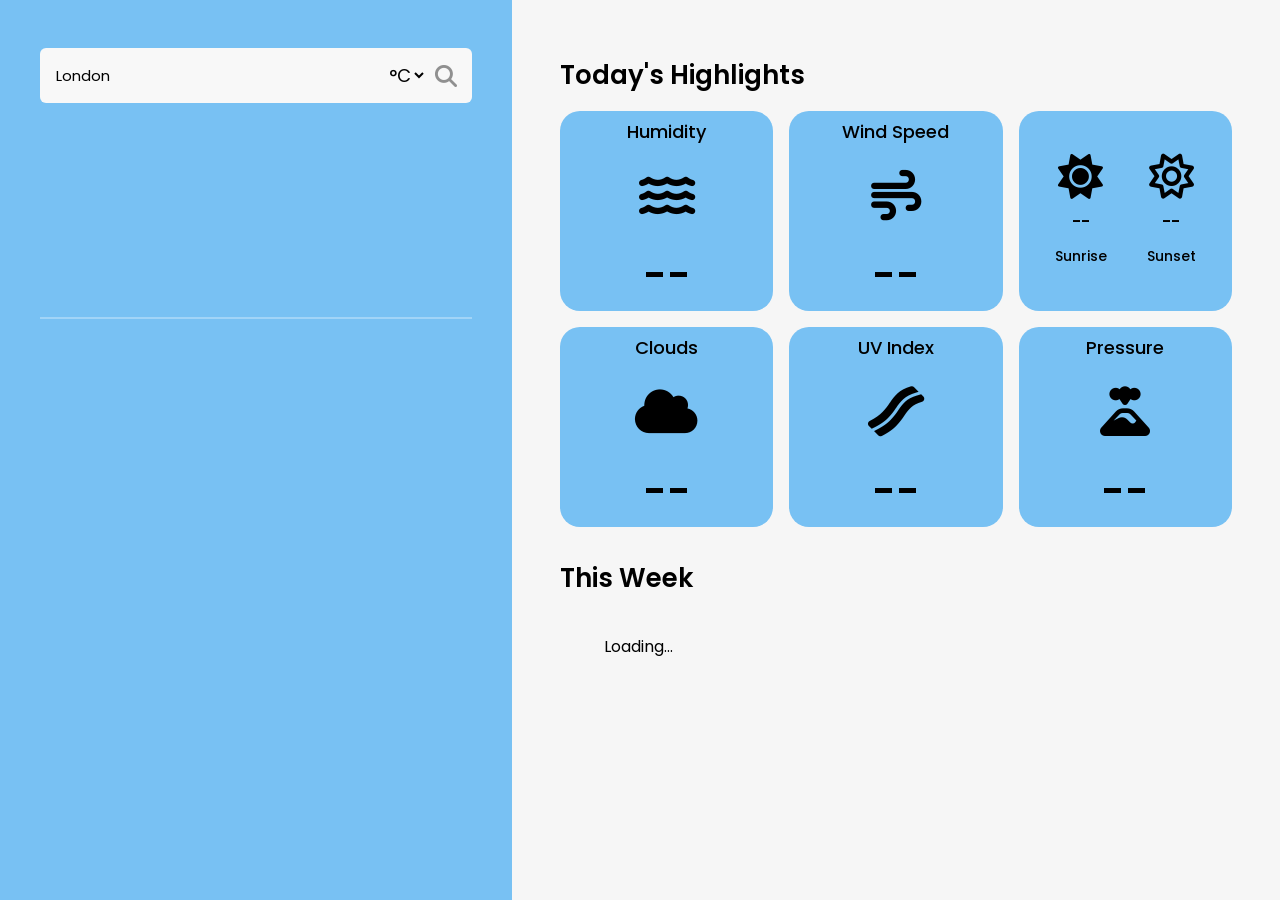
<file: Weather Dashboard/index.html>
<!DOCTYPE html>
<html lang="en">
<head>
    <meta charset="UTF-8" />
    <meta name="viewport" content="width=device-width, initial-scale=1.0" />
    <title>Weather App</title>

    <!-- CSS file -->
    <link rel="stylesheet" href="style.css" />

    <!-- JavaScript file -->
    <script defer src="script.js"></script>

    <!-- Font Awesome -->
    <link
        rel="stylesheet"
        href="https://cdnjs.cloudflare.com/ajax/libs/font-awesome/6.5.1/css/all.min.css"
    />
</head>
<body>
    <div class="container">
        <div class="weather-input">
            <div class="input-group">
              <input type="text" placeholder="Enter city name (e.g., Melbourne,AU)" id="userLocation" value="London"> 
              
              <select class="converter" id="converter">
                <option>°C</option>
                <option>°F</option>
              </select>

              <i class="fa fa-search" onclick="findUserLocation()"></i>
            </div>
            <div class="weatherIcon"></div>
            <h2 class="temperature"></h2>
            <div class="feelsLike"></div>
            <div class="description"></div>
            <hr/>
            <div class="date"></div>
            <div class="city"></div>
        </div>
        <div class="weather-output">
            <h2 class="heading">Today's Highlights</h2>
            <div class="Highlights">
                <div class="humidity">
                    <p>Humidity</p>
                    <i class="fa-solid fa-water"></i>
                    <h1 id="HValue">--</h1>
                </div>
                <div class="wind-speed">
                    <p>Wind Speed</p>
                    <i class="fa-solid fa-wind"></i>
                    <h1 id="WValue">--</h1>
                </div>
                <div class="sun">
                    <div class="sun-item">
                        <i class="fa-solid fa-sun"></i>
                        <p><span id="SRValue">--</span></p>
                        <p>Sunrise</p>
                    </div>
                    <div class="sun-item">
                        <i class="fa-regular fa-sun"></i>
                        <p><span id="SSValue">--</span></p>
                        <p>Sunset</p>
                    </div>
                </div>
                <div class="clouds">
                    <p>Clouds</p>
                    <i class="fa-solid fa-cloud"></i>
                    <h1 id="CValue">--</h1>
                </div>
                <div class="uv-index">
                    <p>UV Index</p>
                    <i class="fa-solid fa-bacon"></i>
                    <h1 id="UVValue">--</h1>
                </div>
                <div class="pressure">
                    <p>Pressure</p>
                    <i class="fa-solid fa-volcano"></i>
                    <h1 id="PValue">--</h1>
                </div>
            </div>
            <h2 class="heading">This Week</h2>
            <div class="Forecast"></div>
        </div>
    </div>
</body>
</html>
</file>
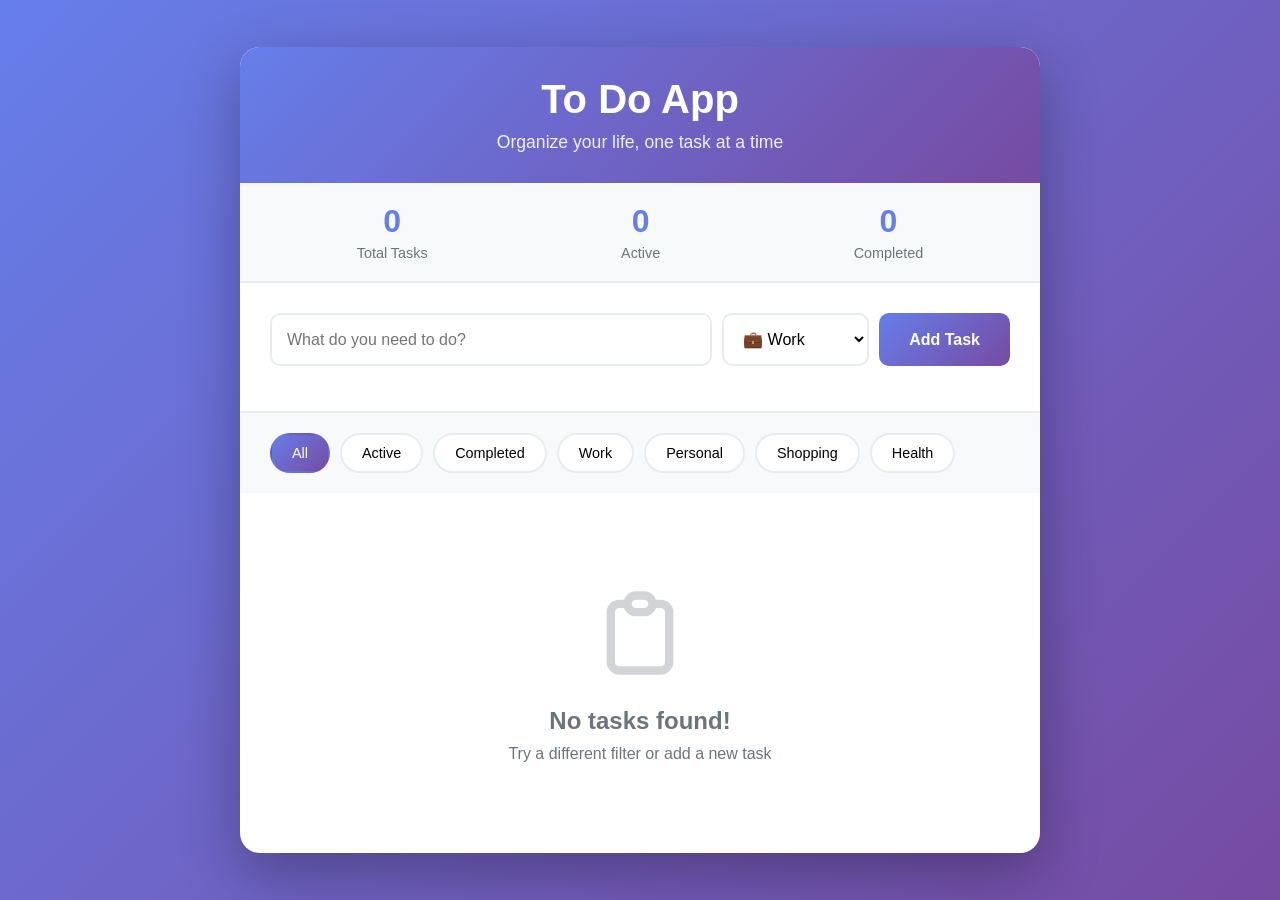
<file: Web Application To-Do Lists/index.html>
<!DOCTYPE html>
<html lang="en">
<head>
    <meta charset="UTF-8">
    <meta name="viewport" content="width=device-width, initial-scale=1.0">
    <title>To-Do App</title>
    <link rel="stylesheet" href="style.css">
</head>
<body>
    <div class="container">
        <div class="header">
            <h1>To Do App</h1>
            <p>Organize your life, one task at a time</p>
        </div>

        <div class="stats">
            <div class="stat-item">
                <div class="stat-number" id="totalTasks">0</div>
                <div class="stat-label">Total Tasks</div>
            </div>
            <div class="stat-item">
                <div class="stat-number" id="activeTasks">0</div>
                <div class="stat-label">Active</div>
            </div>
            <div class="stat-item">
                <div class="stat-number" id="completedTasks">0</div>
                <div class="stat-label">Completed</div>
            </div>
        </div>

        <div class="input-section">
            <div class="input-group">
                <input type="text" id="taskInput" class="task-input" placeholder="What do you need to do?" />
                <select id="categorySelect" class="category-select">
                    <option value="work">💼 Work</option>
                    <option value="personal">🏠 Personal</option>
                    <option value="shopping">🛒 Shopping</option>
                    <option value="health">💪 Health</option>
                </select>
                <button class="add-btn" onclick="addTask()">Add Task</button>
            </div>
        </div>

        <div class="filters">
            <button class="filter-btn active" onclick="filterTasks('all')">All</button>
            <button class="filter-btn" onclick="filterTasks('active')">Active</button>
            <button class="filter-btn" onclick="filterTasks('completed')">Completed</button>
            <button class="filter-btn" onclick="filterTasks('work')">Work</button>
            <button class="filter-btn" onclick="filterTasks('personal')">Personal</button>
            <button class="filter-btn" onclick="filterTasks('shopping')">Shopping</button>
            <button class="filter-btn" onclick="filterTasks('health')">Health</button>
        </div>

        <div class="tasks-section" id="tasksList">
            <div class="empty-state">
                <svg xmlns="http://www.w3.org/2000/svg" fill="none" viewBox="0 0 24 24" stroke="currentColor">
                    <path stroke-linecap="round" stroke-linejoin="round" stroke-width="2" d="M9 5H7a2 2 0 00-2 2v12a2 2 0 002 2h10a2 2 0 002-2V7a2 2 0 00-2-2h-2M9 5a2 2 0 002 2h2a2 2 0 002-2M9 5a2 2 0 012-2h2a2 2 0 012 2" />
                </svg>
                <h3>No tasks yet!</h3>
                <p>Add your first task to get started</p>
            </div>
        </div>

        <button class="clear-all-btn" onclick="clearCompleted()" style="display: none;" id="clearBtn">Clear Completed</button>
    </div>

    <script src="script.js"></script>
</body>
</html>
</file>
<file: Weather Dashboard/style.css>
@import url("https://fonts.googleapis.com/css2?family=Poppins:wght@400;500;600&display=swap");

* {
    margin: 0px;
    padding: 0px;
    font-family: "Poppins";
    box-sizing: border-box;
}

body {
    height: 100vh;
}

.container {
    display: flex;
    align-items: center;
    height: 100vh;
}

.weather-input {
    width: 40%;
    position: fixed;
    inset: 0;
    background: #78c1f3;
    padding: 1rem 2.5rem;
    overflow-y: auto;
}

.weatherIcon {
    background-position: center !important;
    background-repeat: no-repeat !important;
    background-size: contain !important;
    display: block;
    height: 150px;
    width: 150px;
    margin: 2rem auto;
}

.input-group {
    position: relative;
    display: flex;
    align-items: center;
    margin: 2rem 0;
}

.input-group input {
    background: #f8f8f8;
    text-transform: capitalize;
    padding: 1rem;
    font-size: 15px;
    border-radius: 6px;
    width: 100%;
    outline: none;
    border: none;
}

.input-group .converter {
    position: absolute;
    right: 45px;
    border: none;
    outline: none;
    font-size: 18px;
    cursor: pointer;
    background: transparent;
}

.input-group .fa-search {
    position: absolute;
    right: 15px;
    color: #909090;
    cursor: pointer;
    font-size: 22px;
}

.temperature {
    font-size: 70px;
    font-weight: 600;
    margin: 1rem 0 0.5rem 0;
}

.feelsLike {
    font-size: 18px;
    margin: 0.5rem 0;
}

.description {
    font-size: 16px;
    margin: 1rem 0;
    text-transform: capitalize;
}

hr {
    border: none;
    border-top: 2px solid rgba(255, 255, 255, 0.3);
    margin: 1.5rem 0;
}

.date {
    font-size: 15px;
    margin: 0.8rem 0;
}

.city {
    font-size: 18px;
    margin: 0.5rem 0;
    font-weight: 500;
}

.weather-output {
    width: 60%;
    position: fixed;
    inset: 0;
    margin-left: 40%;
    padding: 2rem 3rem;
    background: #f6f6f6;
    overflow-y: auto;
}

.heading {
    margin: 1.5rem 0 1rem 0;
    font-size: 26px;
    font-weight: 600;
}

.Highlights {
    display: grid;
    grid-template-columns: repeat(3, 1fr);
    gap: 1rem;
    margin-bottom: 2rem;
}

.Highlights > div {
    height: 200px;
    display: flex;
    flex-direction: column;
    align-items: center;
    justify-content: center;
    text-align: center;
    background-color: #78c1f3;
    border-radius: 20px;
    padding: 1.5rem;
}

.Highlights > div > p {
    font-size: 18px;
    font-weight: 500;
    margin-bottom: 10px;
}

.Highlights i {
    font-size: 50px;
    margin: 15px 0;
}

.Highlights h1 {
    font-size: 40px;
    margin-top: 10px;
    font-weight: 600;
}

.sun {
    display: flex !important;
    flex-direction: row !important;
    justify-content: space-around !important;
    align-items: center !important;
    padding: 1rem !important;
}

.sun-item {
    display: flex;
    flex-direction: column;
    align-items: center;
    gap: 8px;
}

.sun-item i {
    font-size: 45px;
    margin: 0;
}

.sun-item p {
    font-size: 14px;
    font-weight: 500;
    margin: 2px 0;
}

.sun-item span {
    font-size: 16px;
    font-weight: 600;
}

.Forecast {
    display: grid;
    grid-template-columns: repeat(4, 1fr);
    gap: 1rem;
    margin-top: 1rem;
    padding-bottom: 2rem;
}

.forecast-item {
    background: #78c1f3;
    border-radius: 15px;
    padding: 1.2rem;
    text-align: center;
    display: flex;
    flex-direction: column;
    align-items: center;
}

.forecast-day {
    font-size: 14px;
    font-weight: 500;
    margin-bottom: 0.5rem;
}

.forecast-item img {
    width: 70px;
    height: 70px;
    margin: 0.3rem 0;
}

.forecast-desc {
    font-size: 13px;
    color: #333;
    font-style: italic;
    margin: 0.5rem 0;
    text-transform: capitalize;
}

.forecast-temp {
    font-size: 16px;
    font-weight: 600;
    margin-top: 0.5rem;
}

/* Responsive */
@media (max-width: 1200px) {
    .Highlights {
        grid-template-columns: repeat(2, 1fr);
    }
    
    .Forecast {
        grid-template-columns: repeat(3, 1fr);
    }
}
</file>
<file: Web Application To-Do Lists/style.css>
* {
    margin: 0;
    padding: 0;
    box-sizing: border-box;
}

body {
    font-family: 'Segoe UI', Tahoma, Geneva, Verdana, sans-serif;
    background: linear-gradient(135deg, #667eea 0%, #764ba2 100%);
    min-height: 100vh;
    padding: 20px;
    display: flex;
    justify-content: center;
    align-items: center;
}

.container {
    background: white;
    border-radius: 20px;
    box-shadow: 0 20px 60px rgba(0, 0, 0, 0.3);
    max-width: 800px;
    width: 100%;
    overflow: hidden;
}

.header {
    background: linear-gradient(135deg, #667eea 0%, #764ba2 100%);
    color: white;
    padding: 30px;
    text-align: center;
}

.header h1 {
    font-size: 2.5em;
    margin-bottom: 10px;
    font-weight: 700;
}

.header p {
    opacity: 0.9;
    font-size: 1.1em;
}

.stats {
    display: flex;
    justify-content: space-around;
    padding: 20px;
    background: #f8f9fa;
    border-bottom: 2px solid #e9ecef;
}

.stat-item {
    text-align: center;
}

.stat-number {
    font-size: 2em;
    font-weight: bold;
    color: #667eea;
}

.stat-label {
    color: #6c757d;
    font-size: 0.9em;
    margin-top: 5px;
}

.input-section {
    padding: 30px;
    border-bottom: 2px solid #e9ecef;
}

.input-group {
    display: flex;
    gap: 10px;
    margin-bottom: 15px;
}

.task-input {
    flex: 1;
    padding: 15px;
    border: 2px solid #e9ecef;
    border-radius: 10px;
    font-size: 1em;
    transition: all 0.3s;
}

.task-input:focus {
    outline: none;
    border-color: #667eea;
    box-shadow: 0 0 0 3px rgba(102, 126, 234, 0.1);
}

.category-select {
    padding: 15px;
    border: 2px solid #e9ecef;
    border-radius: 10px;
    font-size: 1em;
    background: white;
    cursor: pointer;
    transition: all 0.3s;
}

.category-select:focus {
    outline: none;
    border-color: #667eea;
}

.add-btn {
    padding: 15px 30px;
    background: linear-gradient(135deg, #667eea 0%, #764ba2 100%);
    color: white;
    border: none;
    border-radius: 10px;
    font-size: 1em;
    font-weight: 600;
    cursor: pointer;
    transition: transform 0.2s, box-shadow 0.2s;
}

.add-btn:hover {
    transform: translateY(-2px);
    box-shadow: 0 5px 15px rgba(102, 126, 234, 0.4);
}

.add-btn:active {
    transform: translateY(0);
}

.filters {
    display: flex;
    gap: 10px;
    padding: 20px 30px;
    background: #f8f9fa;
    flex-wrap: wrap;
}

.filter-btn {
    padding: 10px 20px;
    border: 2px solid #e9ecef;
    background: white;
    border-radius: 20px;
    cursor: pointer;
    transition: all 0.3s;
    font-size: 0.9em;
    font-weight: 500;
}

.filter-btn:hover {
    border-color: #667eea;
    color: #667eea;
}

.filter-btn.active {
    background: linear-gradient(135deg, #667eea 0%, #764ba2 100%);
    color: white;
    border-color: transparent;
}

.tasks-section {
    padding: 30px;
    min-height: 300px;
    max-height: 500px;
    overflow-y: auto;
}

.task-item {
    background: #f8f9fa;
    padding: 20px;
    border-radius: 10px;
    margin-bottom: 15px;
    display: flex;
    align-items: center;
    gap: 15px;
    transition: all 0.3s;
    animation: slideIn 0.3s ease-out;
}

@keyframes slideIn {
    from {
        opacity: 0;
        transform: translateX(-20px);
    }
    to {
        opacity: 1;
        transform: translateX(0);
    }
}

.task-item:hover {
    box-shadow: 0 5px 15px rgba(0, 0, 0, 0.1);
    transform: translateY(-2px);
}

.task-item.completed {
    opacity: 0.6;
}

.task-item.completed .task-text {
    text-decoration: line-through;
    color: #6c757d;
}

.checkbox {
    width: 24px;
    height: 24px;
    cursor: pointer;
    accent-color: #667eea;
}

.task-content {
    flex: 1;
}

.task-text {
    font-size: 1.1em;
    color: #212529;
    margin-bottom: 5px;
}

.task-meta {
    display: flex;
    gap: 15px;
    font-size: 0.85em;
    color: #6c757d;
}

.category-badge {
    padding: 4px 12px;
    border-radius: 12px;
    font-weight: 600;
    font-size: 0.8em;
}

.category-work {
    background: #e3f2fd;
    color: #1976d2;
}

.category-personal {
    background: #f3e5f5;
    color: #7b1fa2;
}

.category-shopping {
    background: #fff3e0;
    color: #e65100;
}

.category-health {
    background: #e8f5e9;
    color: #2e7d32;
}

.task-actions {
    display: flex;
    gap: 10px;
}

.action-btn {
    padding: 8px 12px;
    border: none;
    border-radius: 6px;
    cursor: pointer;
    font-size: 0.9em;
    transition: all 0.2s;
    font-weight: 500;
}

.edit-btn {
    background: #4caf50;
    color: white;
}

.edit-btn:hover {
    background: #45a049;
}

.delete-btn {
    background: #f44336;
    color: white;
}

.delete-btn:hover {
    background: #da190b;
}

.empty-state {
    text-align: center;
    padding: 60px 20px;
    color: #6c757d;
}

.empty-state svg {
    width: 100px;
    height: 100px;
    margin-bottom: 20px;
    opacity: 0.3;
}

.empty-state h3 {
    font-size: 1.5em;
    margin-bottom: 10px;
}

.clear-all-btn {
    display: block;
    margin: 20px auto 0;
    padding: 10px 25px;
    background: #dc3545;
    color: white;
    border: none;
    border-radius: 8px;
    cursor: pointer;
    font-weight: 600;
    transition: all 0.3s;
}

.clear-all-btn:hover {
    background: #c82333;
    transform: scale(1.05);
}

/* Scrollbar styling */
.tasks-section::-webkit-scrollbar {
    width: 8px;
}

.tasks-section::-webkit-scrollbar-track {
    background: #f1f1f1;
    border-radius: 10px;
}

.tasks-section::-webkit-scrollbar-thumb {
    background: #667eea;
    border-radius: 10px;
}

.tasks-section::-webkit-scrollbar-thumb:hover {
    background: #764ba2;
}

/* Responsive Design */
@media (max-width: 600px) {
    .input-group {
        flex-direction: column;
    }

    .stats {
        flex-direction: column;
        gap: 15px;
    }

    .header h1 {
        font-size: 2em;
    }

    .task-item {
        flex-direction: column;
        align-items: flex-start;
    }

    .task-actions {
        width: 100%;
        justify-content: flex-end;
    }
}
</file>
